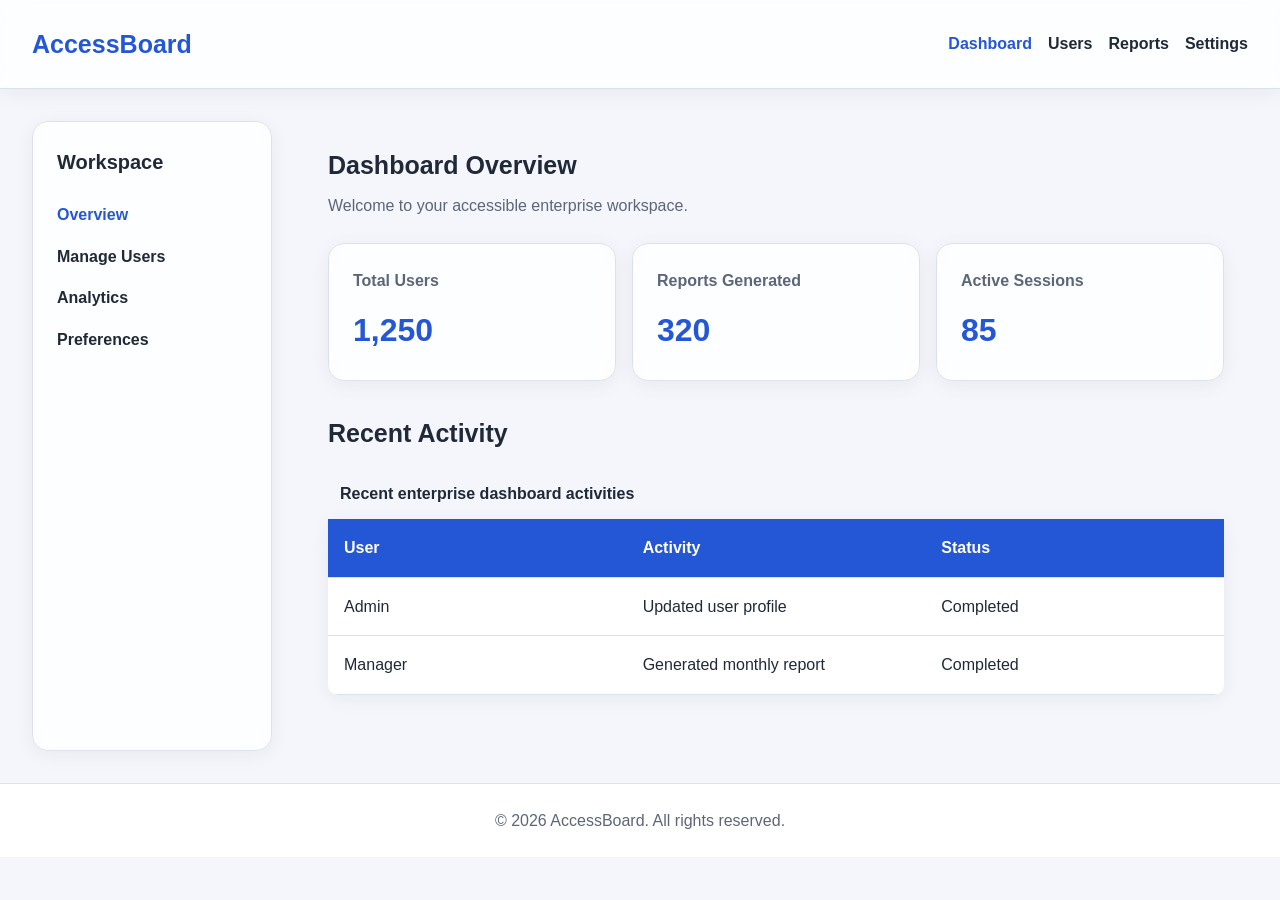
<file: index.html>
<!DOCTYPE html>
<html lang="en">
<head>
    <meta charset="UTF-8">
    <meta name="viewport" content="width=device-width, initial-scale=1.0">

    <meta name="description" content="AccessBoard enterprise dashboard with accessible navigation, data tables and user management.">

    <title>AccessBoard | Enterprise Dashboard</title>

    <link rel="stylesheet" href="css/style.css">
</head>

<body>

    <a href="#main-content" class="skip-link">
        Skip to main content
    </a>

    <header id="site-header">

        <h1>AccessBoard</h1>

        <nav aria-label="Main navigation">
            <ul>
                <li>
                    <a href="index.html" aria-current="page">
                        Dashboard
                    </a>
                </li>
                <li><a href="pages/users.html">Users</a></li>
                <li><a href="pages/reports.html">Reports</a></li>
                <li><a href="pages/settings.html">Settings</a></li>
            </ul>
        </nav>

    </header>

    <div class="dashboard-layout">

        <aside aria-labelledby="sidebar-heading">

            <h2 id="sidebar-heading">Workspace</h2>

            <nav aria-label="Sidebar navigation">
                <ul>
                    <li>
                        <a href="index.html" aria-current="page">
                            Overview
                        </a>
                    </li>
                    <li><a href="pages/users.html">Manage Users</a></li>
                    <li><a href="pages/reports.html">Analytics</a></li>
                    <li><a href="pages/settings.html">Preferences</a></li>
                </ul>
            </nav>

        </aside>

        <main id="main-content">

            <section aria-labelledby="dashboard-heading">

                <h2 id="dashboard-heading">
                    Dashboard Overview
                </h2>

                <p>
                    Welcome to your accessible enterprise workspace.
                </p>

                <div class="dashboard-cards">

                    <article aria-labelledby="users-heading">
                        <h3 id="users-heading">Total Users</h3>
                        <p>1,250</p>
                    </article>

                    <article aria-labelledby="reports-heading">
                        <h3 id="reports-heading">Reports Generated</h3>
                        <p>320</p>
                    </article>

                    <article aria-labelledby="activity-heading">
                        <h3 id="activity-heading">Active Sessions</h3>
                        <p>85</p>
                    </article>

                </div>

            </section>

            <section aria-labelledby="activity-table-heading">

                <h2 id="activity-table-heading">
                    Recent Activity
                </h2>

                <table>

                    <caption>
                        Recent enterprise dashboard activities
                    </caption>

                    <thead>
                        <tr>
                            <th scope="col">User</th>
                            <th scope="col">Activity</th>
                            <th scope="col">Status</th>
                        </tr>
                    </thead>

                    <tbody>

                        <tr>
                            <td>Admin</td>
                            <td>Updated user profile</td>
                            <td>Completed</td>
                        </tr>

                        <tr>
                            <td>Manager</td>
                            <td>Generated monthly report</td>
                            <td>Completed</td>
                        </tr>

                    </tbody>

                </table>

            </section>

        </main>

    </div>

    <footer>
        <p>
            &copy; 2026 AccessBoard. All rights reserved.
        </p>
    </footer>

</body>
</html>
</file>
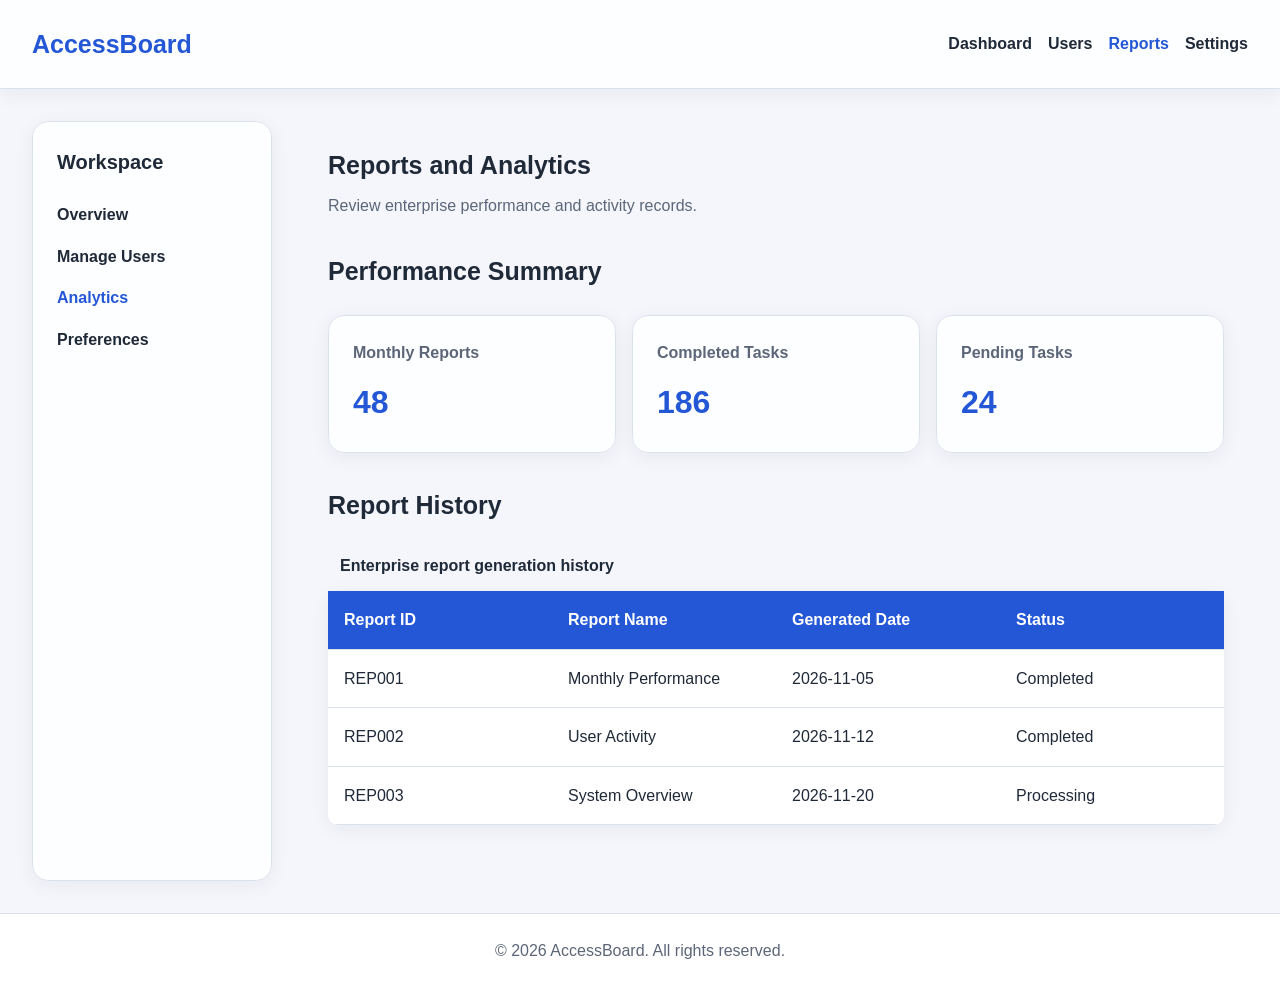
<file: pages/reports.html>
<!DOCTYPE html>
<html lang="en">
<head>
    <meta charset="UTF-8">
    <meta name="viewport" content="width=device-width, initial-scale=1.0">
    <meta name="description" content="Enterprise dashboard reports and analytics.">
    <title>Reports | AccessBoard</title>
    <link rel="stylesheet" href="../css/style.css">
    <script src="../js/app.js" defer></script>
</head>
<body>

    <a href="#main-content" class="skip-link">Skip to main content</a>

    <header>
        <h1>AccessBoard</h1>
        <nav aria-label="Main navigation">
            <ul>
                <li><a href="../index.html">Dashboard</a></li>
                <li><a href="users.html">Users</a></li>
                <li><a href="reports.html" aria-current="page">Reports</a></li>
                <li><a href="settings.html">Settings</a></li>
            </ul>
        </nav>
    </header>

    <div class="dashboard-layout">

        <aside aria-label="Dashboard sidebar">
            <h2>Workspace</h2>
            <nav aria-label="Sidebar navigation">
                <ul>
                    <li><a href="../index.html">Overview</a></li>
                    <li><a href="users.html">Manage Users</a></li>
                    <li><a href="reports.html" aria-current="page">Analytics</a></li>
                    <li><a href="settings.html">Preferences</a></li>
                </ul>
            </nav>
        </aside>

        <main id="main-content">

            <section aria-labelledby="reports-heading">
                <h2 id="reports-heading">Reports and Analytics</h2>
                <p>Review enterprise performance and activity records.</p>
            </section>

            <section aria-labelledby="summary-heading">
                <h2 id="summary-heading">Performance Summary</h2>

                <div class="dashboard-cards">

                    <article>
                        <h3>Monthly Reports</h3>
                        <p>48</p>
                    </article>

                    <article>
                        <h3>Completed Tasks</h3>
                        <p>186</p>
                    </article>

                    <article>
                        <h3>Pending Tasks</h3>
                        <p>24</p>
                    </article>

                </div>
            </section>

            <section aria-labelledby="report-table-heading">
                <h2 id="report-table-heading">Report History</h2>

                <table>
                    <caption>Enterprise report generation history</caption>

                    <thead>
                        <tr>
                            <th scope="col">Report ID</th>
                            <th scope="col">Report Name</th>
                            <th scope="col">Generated Date</th>
                            <th scope="col">Status</th>
                        </tr>
                    </thead>

                    <tbody>
                        <tr>
                            <td>REP001</td>
                            <td>Monthly Performance</td>
                            <td>2026-11-05</td>
                            <td>Completed</td>
                        </tr>

                        <tr>
                            <td>REP002</td>
                            <td>User Activity</td>
                            <td>2026-11-12</td>
                            <td>Completed</td>
                        </tr>

                        <tr>
                            <td>REP003</td>
                            <td>System Overview</td>
                            <td>2026-11-20</td>
                            <td>Processing</td>
                        </tr>
                    </tbody>
                </table>

            </section>

        </main>
    </div>

    <footer>
        <p>&copy; 2026 AccessBoard. All rights reserved.</p>
    </footer>

</body>
</html>
</file>
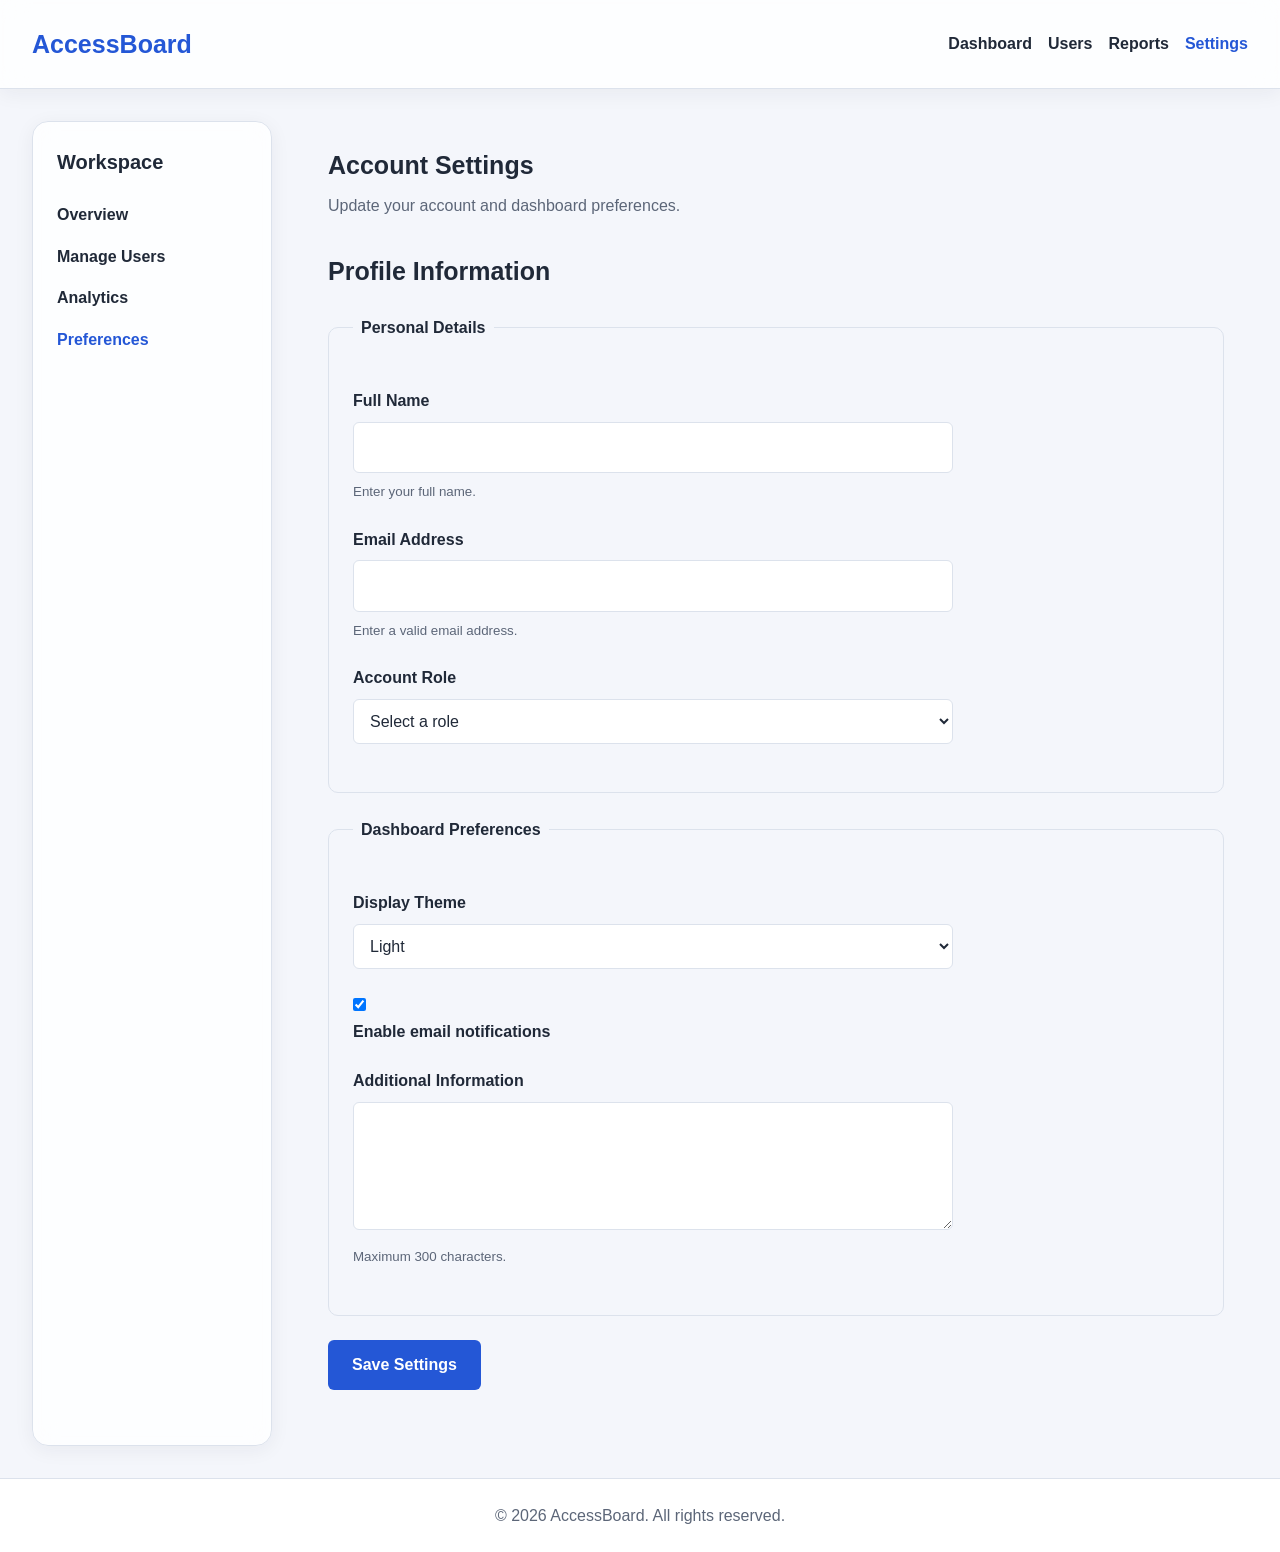
<file: pages/settings.html>
<!DOCTYPE html>
<html lang="en">
<head>
    <meta charset="UTF-8">
    <meta name="viewport" content="width=device-width, initial-scale=1.0">
    <meta name="description" content="Manage accessible enterprise dashboard settings.">
    <title>Settings | AccessBoard</title>
    <link rel="stylesheet" href="../css/style.css">
    <script src="../js/app.js" defer></script>
</head>
<body>

    <a href="#main-content" class="skip-link">Skip to main content</a>

    <header>
        <h1>AccessBoard</h1>
        <nav aria-label="Main navigation">
            <ul>
                <li><a href="../index.html">Dashboard</a></li>
                <li><a href="users.html">Users</a></li>
                <li><a href="reports.html">Reports</a></li>
                <li><a href="settings.html" aria-current="page">Settings</a></li>
            </ul>
        </nav>
    </header>

    <div class="dashboard-layout">

        <aside aria-label="Dashboard sidebar">
            <h2>Workspace</h2>
            <nav aria-label="Sidebar navigation">
                <ul>
                    <li><a href="../index.html">Overview</a></li>
                    <li><a href="users.html">Manage Users</a></li>
                    <li><a href="reports.html">Analytics</a></li>
                    <li><a href="settings.html" aria-current="page">Preferences</a></li>
                </ul>
            </nav>
        </aside>

        <main id="main-content">

            <section aria-labelledby="settings-heading">
                <h2 id="settings-heading">Account Settings</h2>
                <p>Update your account and dashboard preferences.</p>
            </section>

            <section aria-labelledby="profile-heading">

                <h2 id="profile-heading">Profile Information</h2>

                <form id="settings-form">

                    <fieldset>
                        <legend>Personal Details</legend>

                        <div class="form-group">
                            <label for="full-name">Full Name</label>
                            <input
                                type="text"
                                id="full-name"
                                name="full-name"
                                autocomplete="name"
                                required
                                minlength="2"
                                maxlength="60"
                                aria-describedby="name-help"
                            >
                            <small id="name-help">
                                Enter your full name.
                            </small>
                        </div>

                        <div class="form-group">
                            <label for="email">Email Address</label>
                            <input
                                type="email"
                                id="email"
                                name="email"
                                autocomplete="email"
                                required
                                aria-describedby="email-help"
                            >
                            <small id="email-help">
                                Enter a valid email address.
                            </small>
                        </div>

                        <div class="form-group">
                            <label for="role">Account Role</label>
                            <select id="role" name="role" required>
                                <option value="">Select a role</option>
                                <option value="administrator">Administrator</option>
                                <option value="manager">Manager</option>
                                <option value="employee">Employee</option>
                            </select>
                        </div>

                    </fieldset>

                    <fieldset>
                        <legend>Dashboard Preferences</legend>

                        <div class="form-group">
                            <label for="theme">Display Theme</label>
                            <select id="theme" name="theme">
                                <option value="light">Light</option>
                                <option value="dark">Dark</option>
                                <option value="system">System Default</option>
                            </select>
                        </div>

                        <div class="form-group">
                            <input
                                type="checkbox"
                                id="notifications"
                                name="notifications"
                                value="enabled"
                                checked
                            >
                            <label for="notifications">
                                Enable email notifications
                            </label>
                        </div>

                        <div class="form-group">
                            <label for="description">Additional Information</label>
                            <textarea
                                id="description"
                                name="description"
                                rows="4"
                                maxlength="300"
                                aria-describedby="description-help"
                            ></textarea>
                            <small id="description-help">
                                Maximum 300 characters.
                            </small>
                        </div>

                    </fieldset>

                    <button type="submit">Save Settings</button>

                    <p id="form-status" role="status" aria-live="polite"></p>

                </form>

            </section>

        </main>
    </div>

    <footer>
        <p>&copy; 2026 AccessBoard. All rights reserved.</p>
    </footer>

</body>
</html>
</file>
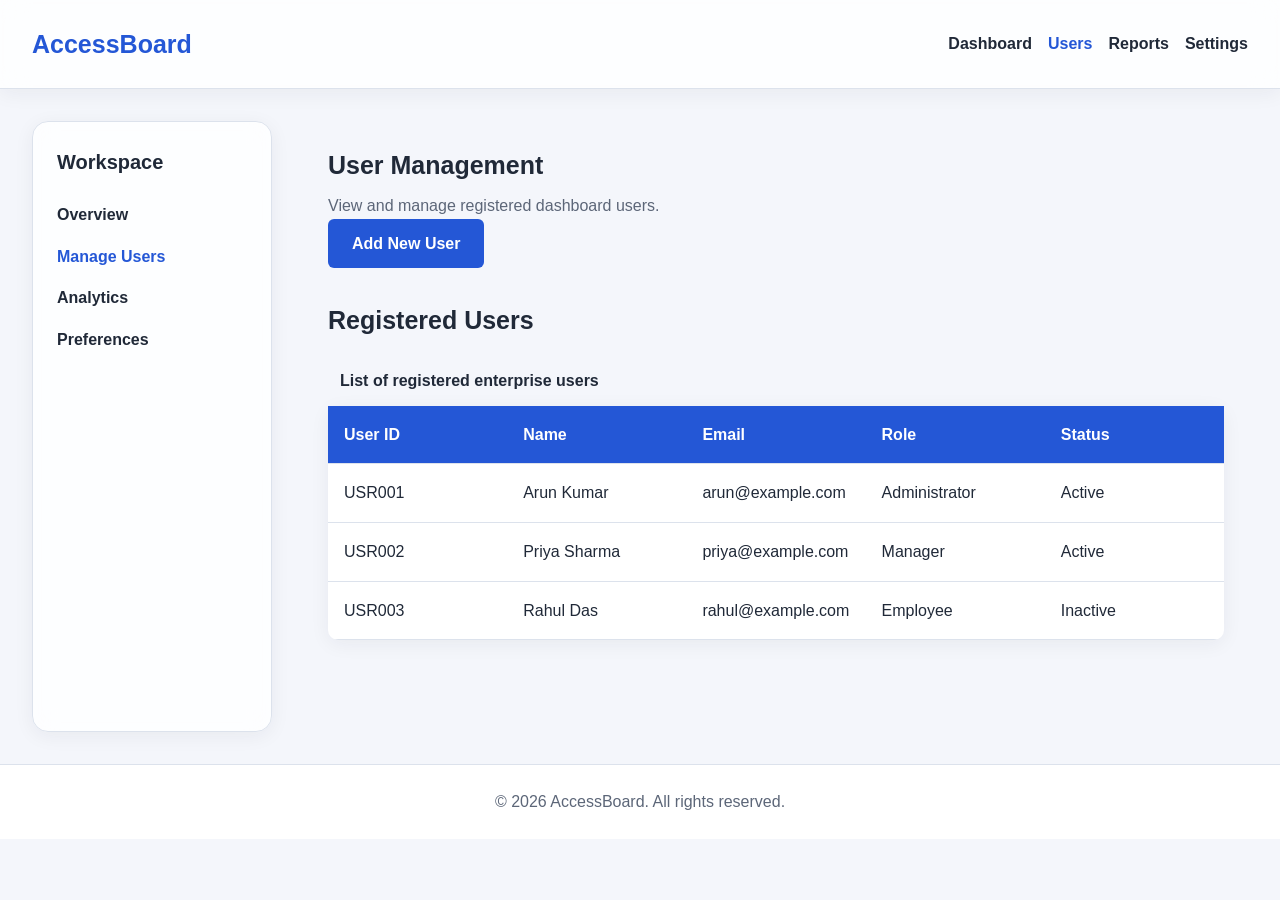
<file: pages/users.html>
<!DOCTYPE html>
<html lang="en">
<head>
    <meta charset="UTF-8">
    <meta name="viewport" content="width=device-width, initial-scale=1.0">
    <meta name="description" content="Manage enterprise dashboard users.">
    <title>User Management | AccessBoard</title>
    <link rel="stylesheet" href="../css/style.css">
    <script src="../js/app.js" defer></script>
</head>
<body data-modal-src="../components/modal.html">

    <a href="#main-content" class="skip-link">Skip to main content</a>

    <header>
        <h1>AccessBoard</h1>
        <nav aria-label="Main navigation">
            <ul>
                <li><a href="../index.html">Dashboard</a></li>
                <li><a href="users.html" aria-current="page">Users</a></li>
                <li><a href="reports.html">Reports</a></li>
                <li><a href="settings.html">Settings</a></li>
            </ul>
        </nav>
    </header>

    <div class="dashboard-layout">

        <aside aria-label="Dashboard sidebar">
            <h2>Workspace</h2>
            <nav aria-label="Sidebar navigation">
                <ul>
                    <li><a href="../index.html">Overview</a></li>
                    <li><a href="users.html" aria-current="page">Manage Users</a></li>
                    <li><a href="reports.html">Analytics</a></li>
                    <li><a href="settings.html">Preferences</a></li>
                </ul>
            </nav>
        </aside>

        <main id="main-content">

            <section aria-labelledby="users-heading">
                <h2 id="users-heading">User Management</h2>
                <p>View and manage registered dashboard users.</p>

                <button type="button" data-open-modal>
                    Add New User
                </button>

                <div role="status" aria-live="polite" id="user-status"></div>
            </section>

            <section aria-labelledby="user-table-heading">
                <h2 id="user-table-heading">Registered Users</h2>

                <table>
                    <caption>List of registered enterprise users</caption>

                    <thead>
                        <tr>
                            <th scope="col">User ID</th>
                            <th scope="col">Name</th>
                            <th scope="col">Email</th>
                            <th scope="col">Role</th>
                            <th scope="col">Status</th>
                        </tr>
                    </thead>

                    <tbody>
                        <tr>
                            <td>USR001</td>
                            <td>Arun Kumar</td>
                            <td>arun@example.com</td>
                            <td>Administrator</td>
                            <td>Active</td>
                        </tr>
                        <tr>
                            <td>USR002</td>
                            <td>Priya Sharma</td>
                            <td>priya@example.com</td>
                            <td>Manager</td>
                            <td>Active</td>
                        </tr>
                        <tr>
                            <td>USR003</td>
                            <td>Rahul Das</td>
                            <td>rahul@example.com</td>
                            <td>Employee</td>
                            <td>Inactive</td>
                        </tr>
                    </tbody>
                </table>
            </section>

            <div id="modal-root"></div>

        </main>
    </div>

    <footer>
        <p>&copy; 2026 AccessBoard. All rights reserved.</p>
    </footer>

</body>
</html>
</file>
<file: css/style.css>
/* =========================================
   ACCESSBOARD - RESPONSIVE DESIGN SYSTEM
========================================= */

/* 1. DESIGN TOKENS */

:root {
    /* Brand palette */
    --primary: #2457d6;
    --primary-dark: #193fa5;
    --secondary: #0ea5e9;
    --focus: #f59e0b;

    /* Background and surfaces */
    --background: #f4f6fb;
    --surface: #ffffff;
    --surface-glass: rgba(255, 255, 255, 0.82);

    /* Text colors */
    --text: #202938;
    --muted: #5c6678;

    /* Borders and shadows */
    --border: #dce2ec;
    --shadow: 0 4px 20px rgba(32, 41, 56, 0.06);
    --shadow-hover: 0 10px 30px rgba(32, 41, 56, 0.12);

    /* Typography */
    --font-family: Arial, Helvetica, sans-serif;
    --text-xs: 0.75rem;
    --text-sm: 0.875rem;
    --text-base: 1rem;
    --text-lg: 1.25rem;
    --text-xl: 1.5625rem;
    --text-2xl: 2rem;

    /* Spacing */
    --space-1: 0.25rem;
    --space-2: 0.5rem;
    --space-3: 0.75rem;
    --space-4: 1rem;
    --space-5: 1.5rem;
    --space-6: 2rem;
    --space-7: 3rem;

    /* Border radius */
    --radius-sm: 6px;
    --radius-md: 10px;
    --radius-lg: 16px;
    --radius-full: 999px;

    /* Effects */
    --transition: 0.25s ease;
}

/* 2. DARK THEME */

@media (prefers-color-scheme: dark) {
    :root {
        --background: #0f172a;
        --surface: #1e293b;
        --surface-glass: rgba(30, 41, 59, 0.85);

        --text: #f1f5f9;
        --muted: #cbd5e1;
        --border: #334155;

        --shadow: 0 4px 20px rgba(0, 0, 0, 0.2);
        --shadow-hover: 0 10px 30px rgba(0, 0, 0, 0.35);
    }
}

/* 3. GLOBAL RESET */

* {
    margin: 0;
    padding: 0;
    box-sizing: border-box;
}

html {
    scroll-behavior: smooth;
}

body {
    min-width: 320px;
    min-height: 100vh;
    font-family: var(--font-family);
    font-size: var(--text-base);
    background: var(--background);
    color: var(--text);
    line-height: 1.6;
    overflow-x: hidden;
}

img {
    max-width: 100%;
    display: block;
}

a {
    color: inherit;
}

ul {
    list-style: none;
}

/* 4. SKIP NAVIGATION */

.skip-link {
    position: absolute;
    top: -100px;
    left: 15px;
    background: var(--primary);
    color: #ffffff;
    padding: 12px 18px;
    z-index: 1000;
    border-radius: var(--radius-sm);
}

.skip-link:focus {
    top: 10px;
}

/* 5. KEYBOARD ACCESSIBILITY */

a:focus-visible,
button:focus-visible,
input:focus-visible,
select:focus-visible,
textarea:focus-visible {
    outline: 3px solid var(--focus);
    outline-offset: 3px;
}

:focus-visible {
    outline-offset: 3px;
}

/* 6. HEADER */

header {
    background: var(--surface-glass);
    backdrop-filter: blur(14px);
    -webkit-backdrop-filter: blur(14px);

    padding: var(--space-5) var(--space-6);

    border-bottom: 1px solid var(--border);
    box-shadow: var(--shadow);

    display: flex;
    justify-content: space-between;
    align-items: center;
    flex-wrap: wrap;
    gap: var(--space-4);
}

header h1 {
    color: var(--primary);
    font-size: var(--text-xl);
}

/* 7. NAVIGATION */

nav ul {
    display: flex;
    flex-wrap: wrap;
    gap: var(--space-4);
}

nav a,
aside a {
    color: var(--text);
    text-decoration: none;
    font-weight: 600;
    transition: var(--transition);
}

nav a:hover,
aside a:hover {
    color: var(--primary);
    text-decoration: underline;
}

nav a[aria-current="page"] {
    color: var(--primary);
}

/* 8. DASHBOARD GRID */

.dashboard-layout {
    display: grid;
    grid-template-columns: 240px minmax(0, 1fr);

    width: 100%;
    max-width: 1600px;
    min-height: 75vh;

    margin: auto;
    padding: var(--space-5);
    gap: var(--space-5);
}

/* 9. SIDEBAR */

aside {
    width: 100%;

    background: var(--surface-glass);
    backdrop-filter: blur(12px);
    -webkit-backdrop-filter: blur(12px);

    padding: var(--space-5);

    border: 1px solid var(--border);
    border-radius: var(--radius-lg);
    box-shadow: var(--shadow);
}

aside h2 {
    font-size: var(--text-lg);
    margin-bottom: var(--space-5);
}

aside ul {
    display: flex;
    flex-direction: column;
    gap: var(--space-4);
}

aside li {
    margin: 0;
}

/* 10. MAIN CONTENT */

main {
    min-width: 0;
    padding: var(--space-5);
}

main section {
    margin-bottom: var(--space-6);
}

main h2 {
    font-size: var(--text-xl);
    margin-bottom: var(--space-2);
}

main section > p {
    color: var(--muted);
}

/* 11. DASHBOARD CARDS */

.dashboard-cards {
    display: grid;
    grid-template-columns: repeat(3, minmax(0, 1fr));

    gap: var(--space-4);
    margin-top: var(--space-5);
}

.dashboard-cards article {
    min-width: 0;

    background: var(--surface-glass);
    backdrop-filter: blur(12px);
    -webkit-backdrop-filter: blur(12px);

    padding: var(--space-5);

    border: 1px solid var(--border);
    border-radius: var(--radius-lg);

    box-shadow: var(--shadow);

    transition:
        transform var(--transition),
        box-shadow var(--transition);
}

.dashboard-cards article:hover {
    transform: translateY(-4px);
    box-shadow: var(--shadow-hover);
}

.dashboard-cards h3 {
    font-size: var(--text-base);
    color: var(--muted);
}

.dashboard-cards article p {
    font-size: var(--text-2xl);
    font-weight: bold;
    color: var(--primary);
    margin-top: var(--space-3);
}

/* 12. DATA TABLE */

table {
    width: 100%;
    table-layout: fixed;
    border-collapse: collapse;

    background: var(--surface);
    margin-top: var(--space-4);

    border-radius: var(--radius-md);
    overflow: hidden;
    box-shadow: var(--shadow);
}

caption {
    text-align: left;
    font-weight: bold;
    padding: var(--space-3);
}

th,
td {
    padding: var(--space-4);
    text-align: left;
    border-bottom: 1px solid var(--border);
    overflow-wrap: anywhere;
}

th {
    background: var(--primary);
    color: #ffffff;
}

tbody tr:hover {
    background: var(--background);
}

/* 13. FOOTER */

footer {
    background: var(--surface);
    border-top: 1px solid var(--border);

    text-align: center;
    padding: var(--space-5);

    color: var(--muted);
}

/* =========================================
   14. ACCESSIBLE FORMS
========================================= */

.form-group {
    margin: var(--space-5) 0;
}

.form-group label {
    display: block;
    font-weight: 600;
    margin-bottom: var(--space-2);
}

.form-group input:not([type="checkbox"]),
.form-group select,
.form-group textarea {
    width: 100%;
    max-width: 600px;

    padding: var(--space-3);

    border: 1px solid var(--border);
    border-radius: var(--radius-sm);

    background: var(--surface);
    color: var(--text);
    font: inherit;
}

.form-group small {
    display: block;
    margin-top: var(--space-2);
    color: var(--muted);
}

fieldset {
    border: 1px solid var(--border);
    border-radius: var(--radius-md);
    padding: var(--space-5);
    margin: var(--space-5) 0;
}

legend {
    font-weight: bold;
    padding: 0 var(--space-2);
}

/* 15. BUTTONS */

button {
    background: var(--primary);
    color: #ffffff;

    border: none;
    border-radius: var(--radius-sm);

    padding: var(--space-3) var(--space-5);

    font: inherit;
    font-weight: 600;
    cursor: pointer;

    transition: var(--transition);
}

button:hover {
    background: var(--primary-dark);
}

/* 16. ACCESSIBLE MODAL */

dialog {
    width: min(90%, 500px);
    max-height: 85vh;
    overflow-y: auto;

    margin: auto;
    padding: var(--space-6);

    border: 1px solid var(--border);
    border-radius: var(--radius-lg);

    background: var(--surface);
    color: var(--text);
}

dialog::backdrop {
    background: rgba(0, 0, 0, 0.65);
}

.modal-content h2 {
    margin-bottom: var(--space-3);
}

.modal-content > p {
    margin-bottom: var(--space-5);
    color: var(--muted);
}

.modal-actions {
    display: flex;
    flex-wrap: wrap;
    gap: var(--space-3);
    margin-top: var(--space-5);
}

/* 17. STATUS MESSAGES */

#form-status,
#modal-status,
#user-status {
    margin-top: var(--space-4);
    color: var(--primary);
    font-weight: 600;
}

/* =========================================
   18. RESPONSIVE BREAKPOINTS
========================================= */

/* Small mobile: 320px - 480px */

@media (max-width: 480px) {

    header {
        flex-direction: column;
        align-items: flex-start;
        padding: var(--space-4);
    }

    header nav ul {
        gap: var(--space-2);
    }

    header nav a {
        font-size: var(--text-sm);
    }

    .dashboard-layout {
        grid-template-columns: minmax(0, 1fr);
        padding: var(--space-3);
        gap: var(--space-3);
    }

    aside {
        padding: var(--space-4);
    }

    aside ul {
        flex-direction: row;
        flex-wrap: wrap;
        gap: var(--space-3);
    }

    main {
        padding: var(--space-3);
    }

    .dashboard-cards {
        grid-template-columns: 1fr;
    }

    .dashboard-cards article {
        padding: var(--space-4);
    }

    th,
    td {
        padding: var(--space-2);
        font-size: var(--text-xs);
    }

    dialog {
        padding: var(--space-4);
    }

    .modal-actions {
        flex-direction: column;
    }

    .modal-actions button {
        width: 100%;
    }
}

/* Large mobile: 481px - 767px */

@media (min-width: 481px) and (max-width: 767px) {

    .dashboard-layout {
        grid-template-columns: minmax(0, 1fr);
    }

    .dashboard-cards {
        grid-template-columns: repeat(2, minmax(0, 1fr));
    }

    .dashboard-cards article:last-child {
        grid-column: span 2;
    }

    aside ul {
        flex-direction: row;
        flex-wrap: wrap;
    }
}

/* Tablet: 768px - 1023px */

@media (min-width: 768px) {

    .dashboard-layout {
        grid-template-columns: 200px minmax(0, 1fr);
    }

    .dashboard-cards {
        grid-template-columns: repeat(2, minmax(0, 1fr));
    }
}

/* Laptop: 1024px - 1439px */

@media (min-width: 1024px) {

    .dashboard-layout {
        grid-template-columns: 240px minmax(0, 1fr);
        gap: var(--space-6);
        padding: var(--space-6);
    }

    .dashboard-cards {
        grid-template-columns: repeat(3, minmax(0, 1fr));
    }
}

/* Desktop: 1440px and above */

@media (min-width: 1440px) {

    .dashboard-layout {
        gap: var(--space-7);
        padding: var(--space-7);
    }

    header {
        padding-left: max(var(--space-7), calc((100% - 1500px) / 2));
        padding-right: max(var(--space-7), calc((100% - 1500px) / 2));
    }
}

/* =========================================
   19. REDUCED MOTION SUPPORT
========================================= */

@media (prefers-reduced-motion: reduce) {

    *,
    *::before,
    *::after {
        scroll-behavior: auto !important;
        animation-duration: 0.01ms !important;
        transition-duration: 0.01ms !important;
        animation-iteration-count: 1 !important;
    }
}
</file>
